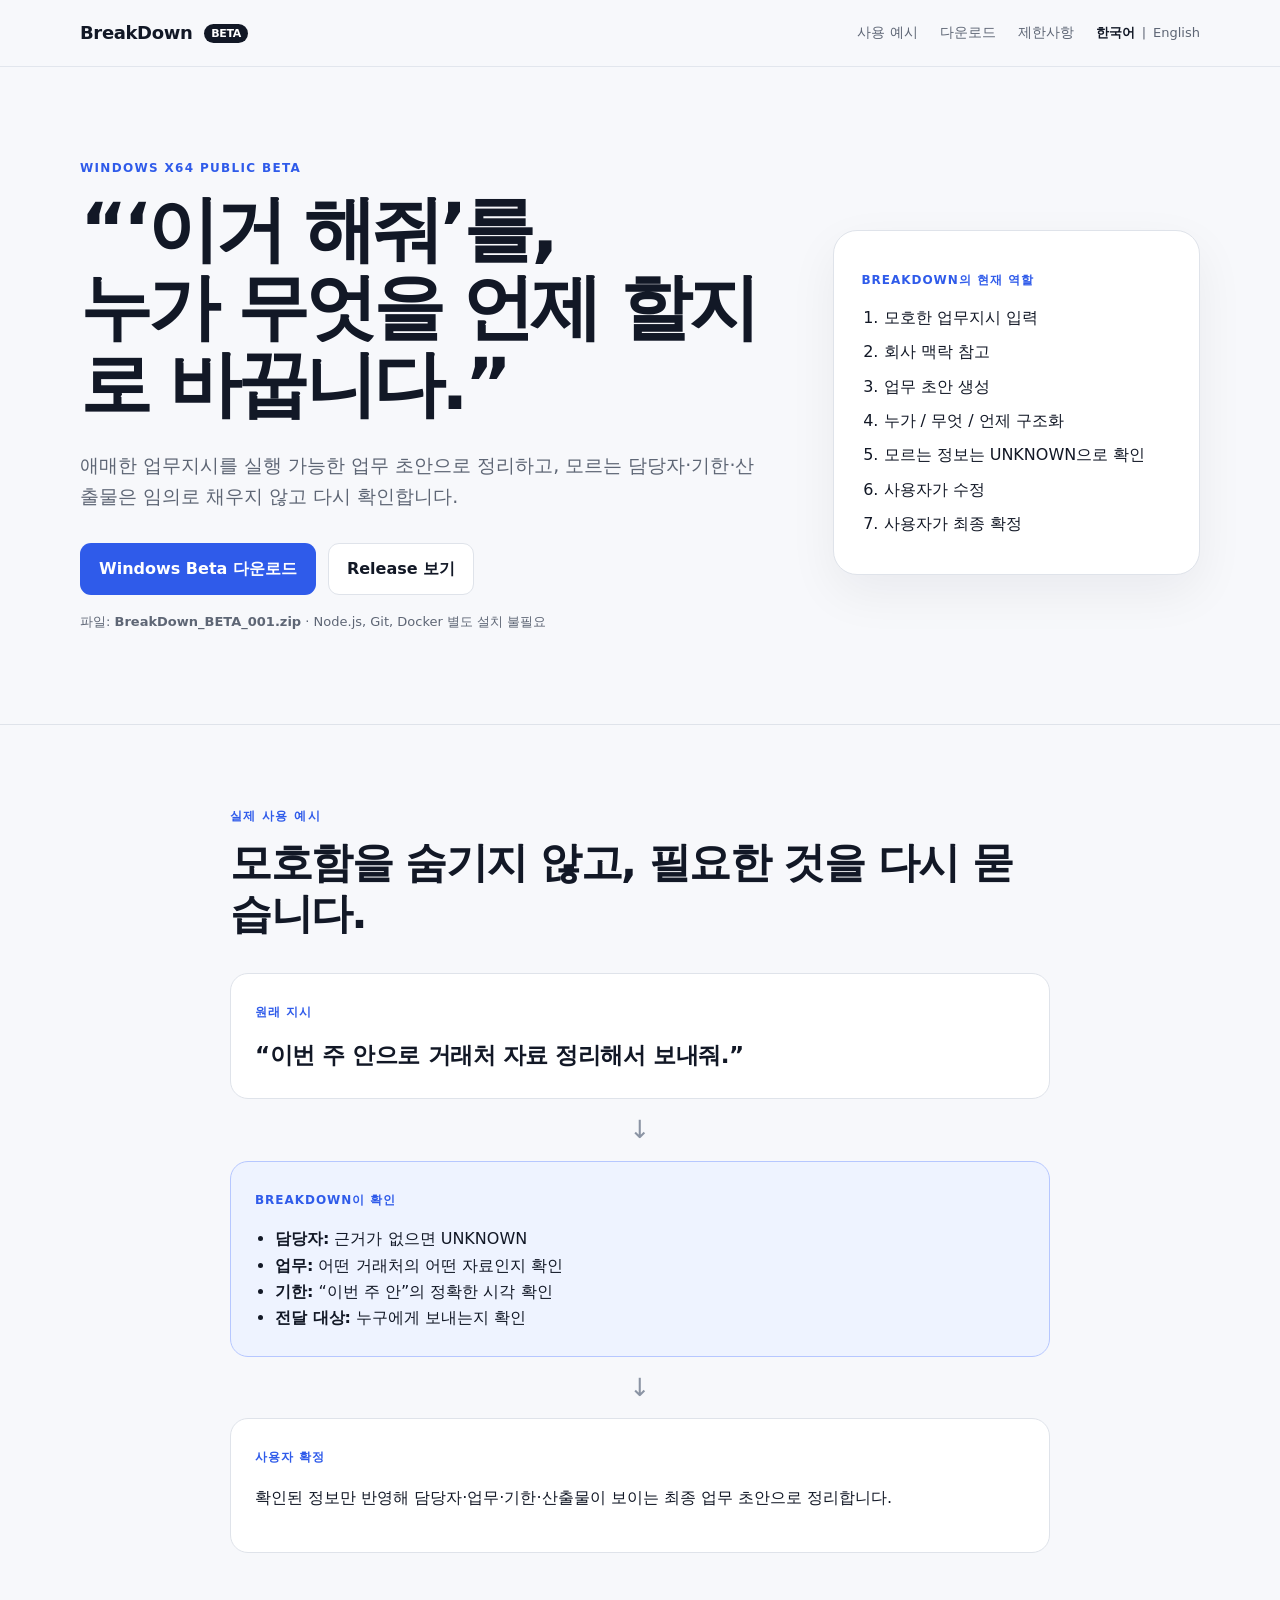
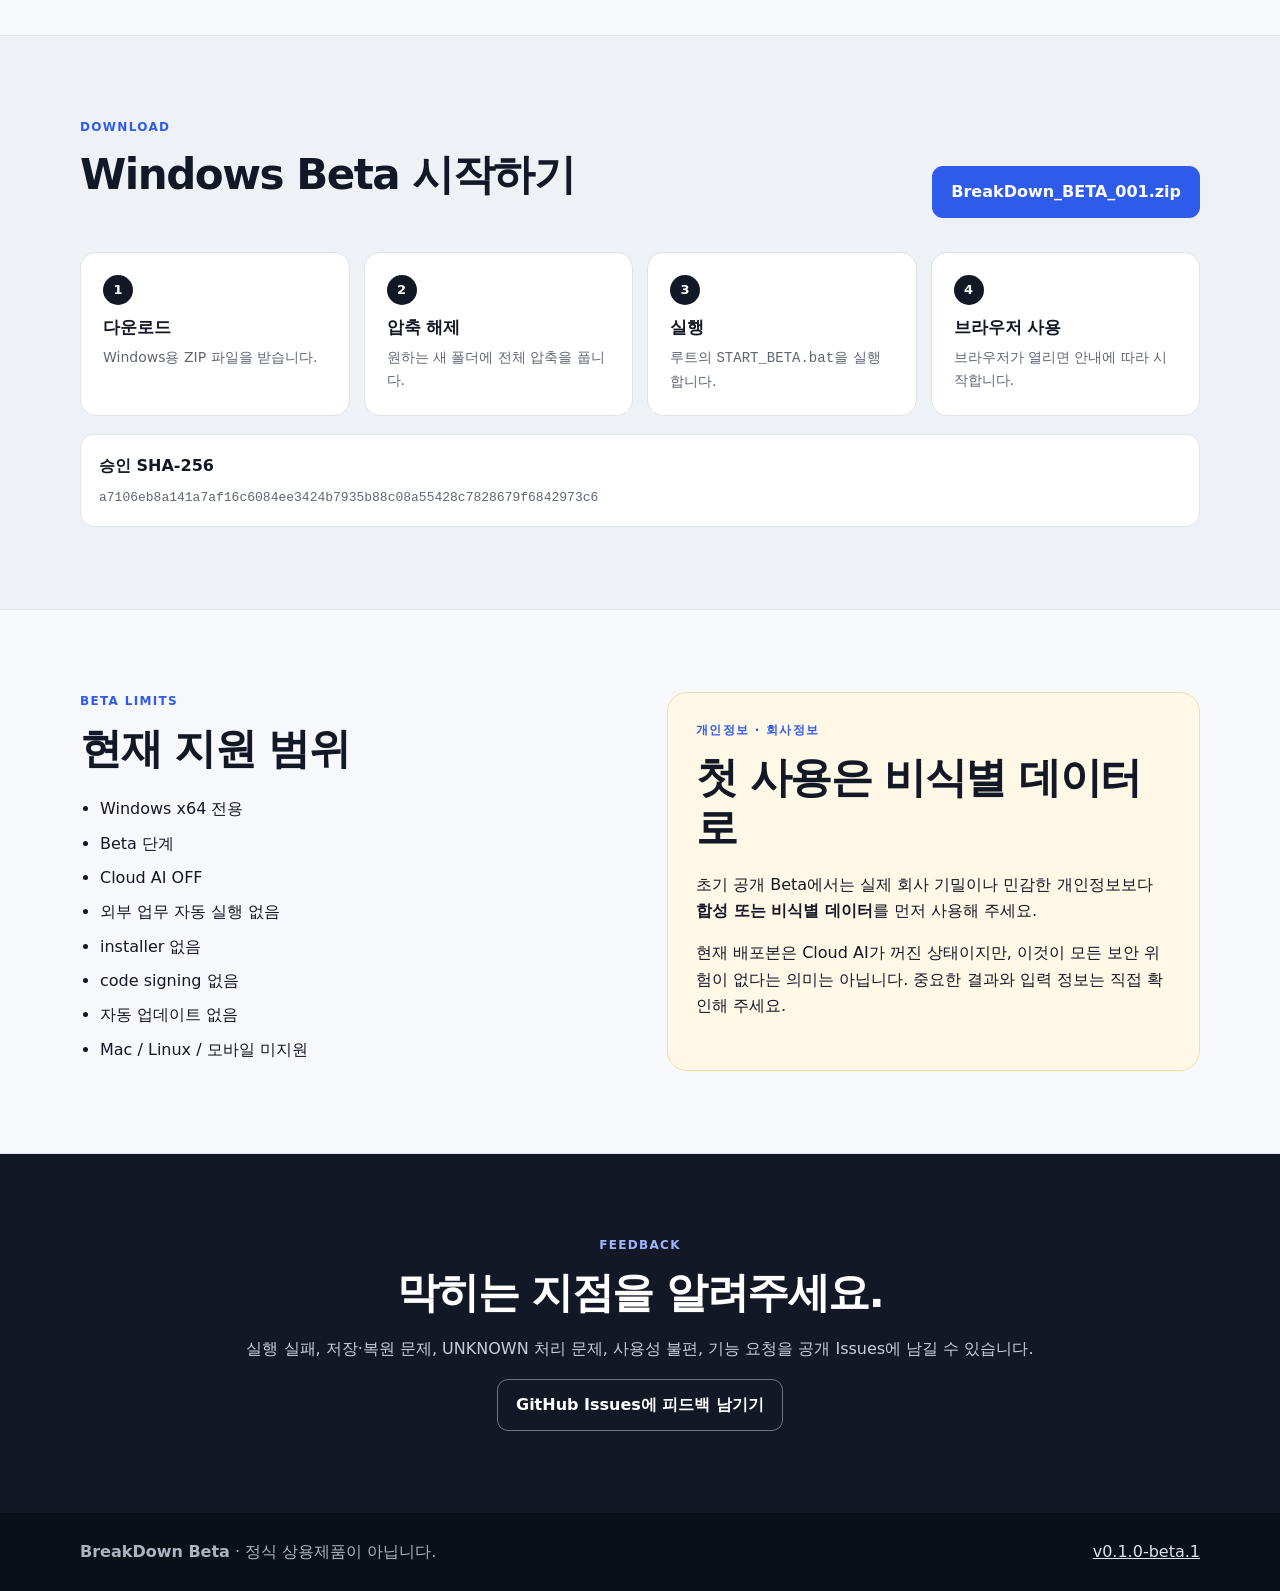
<file: index.html>
<!doctype html>
<html lang="ko">
<head>
  <meta charset="utf-8">
  <meta name="viewport" content="width=device-width, initial-scale=1">
  <title>BreakDown Beta — 모호한 업무지시를 실행 가능한 초안으로</title>
  <meta name="description" content="BreakDown은 '이거 해줘' 같은 모호한 업무지시를 누가, 무엇을, 언제 할지로 정리하고 모르는 정보는 다시 확인하는 Windows 로컬 베타입니다.">
  <meta property="og:title" content="BreakDown Beta">
  <meta property="og:description" content="'이거 해줘'를, 누가 무엇을 언제 할지로 바꿉니다. Windows x64 공개 베타.">
  <meta property="og:type" content="website">
  <link rel="canonical" href="https://zsefv945-commits.github.io/breakdown-beta-releases/">
  <link rel="alternate" hreflang="ko" href="https://zsefv945-commits.github.io/breakdown-beta-releases/">
  <link rel="alternate" hreflang="en" href="https://zsefv945-commits.github.io/breakdown-beta-releases/en/">
  <link rel="alternate" hreflang="x-default" href="https://zsefv945-commits.github.io/breakdown-beta-releases/">
  <link rel="stylesheet" href="./styles.css">
</head>
<body>
  <a class="skip-link" href="#main">본문으로 건너뛰기</a>

  <header class="site-header">
    <div class="wrap nav">
      <a class="brand" href="#top" aria-label="BreakDown 홈">BreakDown <span>BETA</span></a>
      <nav aria-label="주요 메뉴">
        <a href="#example">사용 예시</a>
        <a href="#download">다운로드</a>
        <a href="#limits">제한사항</a>
        <span class="language-switch"><strong aria-current="page">한국어</strong><span aria-hidden="true">|</span><a href="./en/" hreflang="en" lang="en">English</a></span>
      </nav>
      <span class="language-switch mobile-language"><strong aria-current="page">한국어</strong><span aria-hidden="true">|</span><a href="./en/" hreflang="en" lang="en">English</a></span>
    </div>
  </header>

  <main id="main">
    <section class="hero" id="top">
      <div class="wrap hero-grid">
        <div>
          <p class="eyebrow">Windows x64 Public Beta</p>
          <h1>“‘이거 해줘’를,<br>누가 무엇을 언제 할지로 바꿉니다.”</h1>
          <p class="lead">애매한 업무지시를 실행 가능한 업무 초안으로 정리하고, 모르는 담당자·기한·산출물은 임의로 채우지 않고 다시 확인합니다.</p>
          <div class="cta-row">
            <a class="button primary" href="https://github.com/zsefv945-commits/breakdown-beta-releases/releases/download/v0.1.0-beta.1/BreakDown_BETA_001.zip">Windows Beta 다운로드</a>
            <a class="button secondary" href="https://github.com/zsefv945-commits/breakdown-beta-releases/releases/tag/v0.1.0-beta.1">Release 보기</a>
          </div>
          <p class="micro">파일: <strong>BreakDown_BETA_001.zip</strong> · Node.js, Git, Docker 별도 설치 불필요</p>
        </div>

        <aside class="promise-card" aria-label="BreakDown이 하는 일">
          <p class="card-label">BreakDown의 현재 역할</p>
          <ol>
            <li>모호한 업무지시 입력</li>
            <li>회사 맥락 참고</li>
            <li>업무 초안 생성</li>
            <li>누가 / 무엇 / 언제 구조화</li>
            <li>모르는 정보는 UNKNOWN으로 확인</li>
            <li>사용자가 수정</li>
            <li>사용자가 최종 확정</li>
          </ol>
        </aside>
      </div>
    </section>

    <section class="section" id="example">
      <div class="wrap narrow">
        <p class="eyebrow">실제 사용 예시</p>
        <h2>모호함을 숨기지 않고, 필요한 것을 다시 묻습니다.</h2>
        <div class="example-flow">
          <div class="example-card">
            <span class="step">원래 지시</span>
            <blockquote>“이번 주 안으로 거래처 자료 정리해서 보내줘.”</blockquote>
          </div>
          <div class="arrow" aria-hidden="true">↓</div>
          <div class="example-card emphasis">
            <span class="step">BreakDown이 확인</span>
            <ul>
              <li><strong>담당자:</strong> 근거가 없으면 UNKNOWN</li>
              <li><strong>업무:</strong> 어떤 거래처의 어떤 자료인지 확인</li>
              <li><strong>기한:</strong> “이번 주 안”의 정확한 시각 확인</li>
              <li><strong>전달 대상:</strong> 누구에게 보내는지 확인</li>
            </ul>
          </div>
          <div class="arrow" aria-hidden="true">↓</div>
          <div class="example-card">
            <span class="step">사용자 확정</span>
            <p>확인된 정보만 반영해 담당자·업무·기한·산출물이 보이는 최종 업무 초안으로 정리합니다.</p>
          </div>
        </div>
      </div>
    </section>

    <section class="section muted" id="download">
      <div class="wrap">
        <div class="section-heading">
          <div>
            <p class="eyebrow">Download</p>
            <h2>Windows Beta 시작하기</h2>
          </div>
          <a class="button primary" href="https://github.com/zsefv945-commits/breakdown-beta-releases/releases/download/v0.1.0-beta.1/BreakDown_BETA_001.zip">BreakDown_BETA_001.zip</a>
        </div>

        <div class="steps">
          <article><span>1</span><h3>다운로드</h3><p>Windows용 ZIP 파일을 받습니다.</p></article>
          <article><span>2</span><h3>압축 해제</h3><p>원하는 새 폴더에 전체 압축을 풉니다.</p></article>
          <article><span>3</span><h3>실행</h3><p>루트의 <code>START_BETA.bat</code>을 실행합니다.</p></article>
          <article><span>4</span><h3>브라우저 사용</h3><p>브라우저가 열리면 안내에 따라 시작합니다.</p></article>
        </div>

        <div class="integrity">
          <strong>승인 SHA-256</strong>
          <code>a7106eb8a141a7af16c6084ee3424b7935b88c08a55428c7828679f6842973c6</code>
        </div>
      </div>
    </section>

    <section class="section" id="limits">
      <div class="wrap two-col">
        <div>
          <p class="eyebrow">Beta limits</p>
          <h2>현재 지원 범위</h2>
          <ul class="check-list">
            <li>Windows x64 전용</li>
            <li>Beta 단계</li>
            <li>Cloud AI OFF</li>
            <li>외부 업무 자동 실행 없음</li>
            <li>installer 없음</li>
            <li>code signing 없음</li>
            <li>자동 업데이트 없음</li>
            <li>Mac / Linux / 모바일 미지원</li>
          </ul>
        </div>

        <div class="notice">
          <p class="eyebrow">개인정보 · 회사정보</p>
          <h2>첫 사용은 비식별 데이터로</h2>
          <p>초기 공개 Beta에서는 실제 회사 기밀이나 민감한 개인정보보다 <strong>합성 또는 비식별 데이터</strong>를 먼저 사용해 주세요.</p>
          <p>현재 배포본은 Cloud AI가 꺼진 상태이지만, 이것이 모든 보안 위험이 없다는 의미는 아닙니다. 중요한 결과와 입력 정보는 직접 확인해 주세요.</p>
        </div>
      </div>
    </section>

    <section class="section feedback" id="feedback">
      <div class="wrap narrow center">
        <p class="eyebrow">Feedback</p>
        <h2>막히는 지점을 알려주세요.</h2>
        <p>실행 실패, 저장·복원 문제, UNKNOWN 처리 문제, 사용성 불편, 기능 요청을 공개 Issues에 남길 수 있습니다.</p>
        <a class="button secondary light" href="https://github.com/zsefv945-commits/breakdown-beta-releases/issues">GitHub Issues에 피드백 남기기</a>
      </div>
    </section>
  </main>

  <footer>
    <div class="wrap footer-row">
      <p><strong>BreakDown Beta</strong> · 정식 상용제품이 아닙니다.</p>
      <a href="https://github.com/zsefv945-commits/breakdown-beta-releases/releases/tag/v0.1.0-beta.1">v0.1.0-beta.1</a>
    </div>
  </footer>
</body>
</html>
</file>
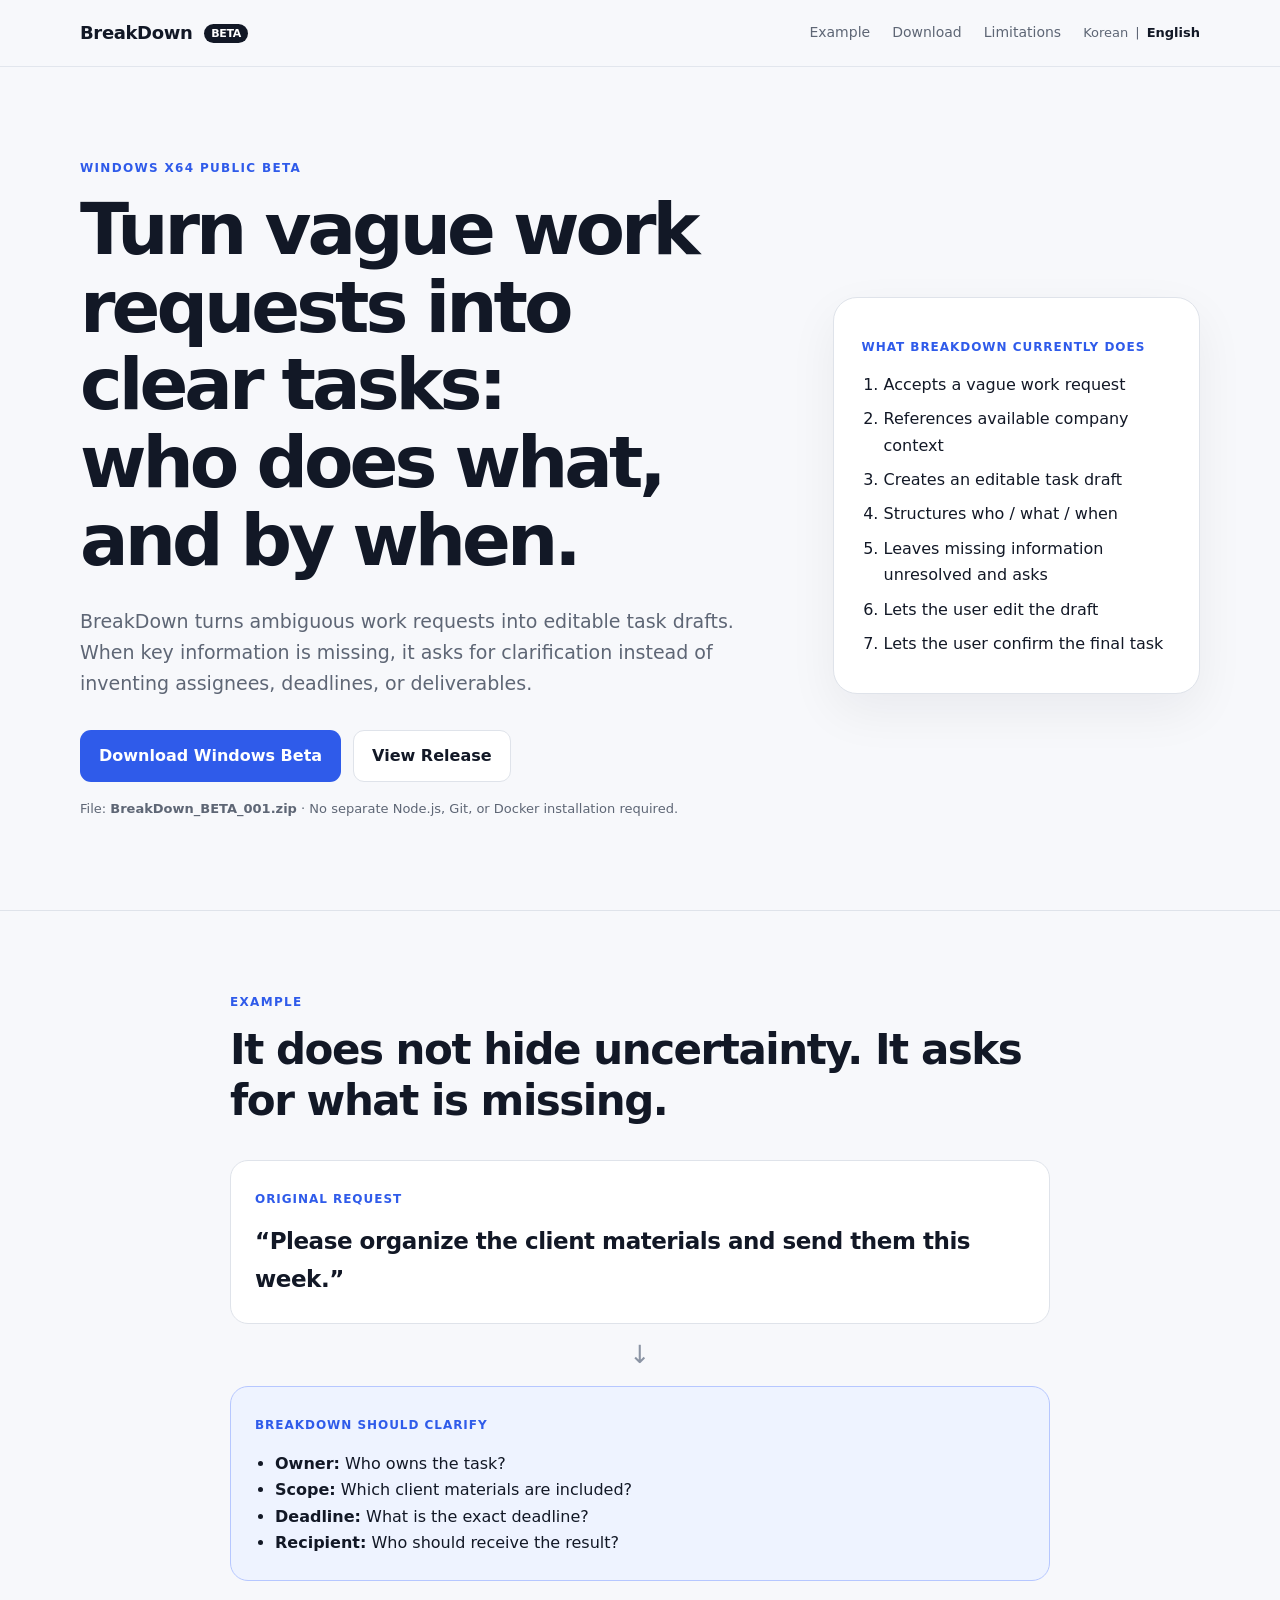
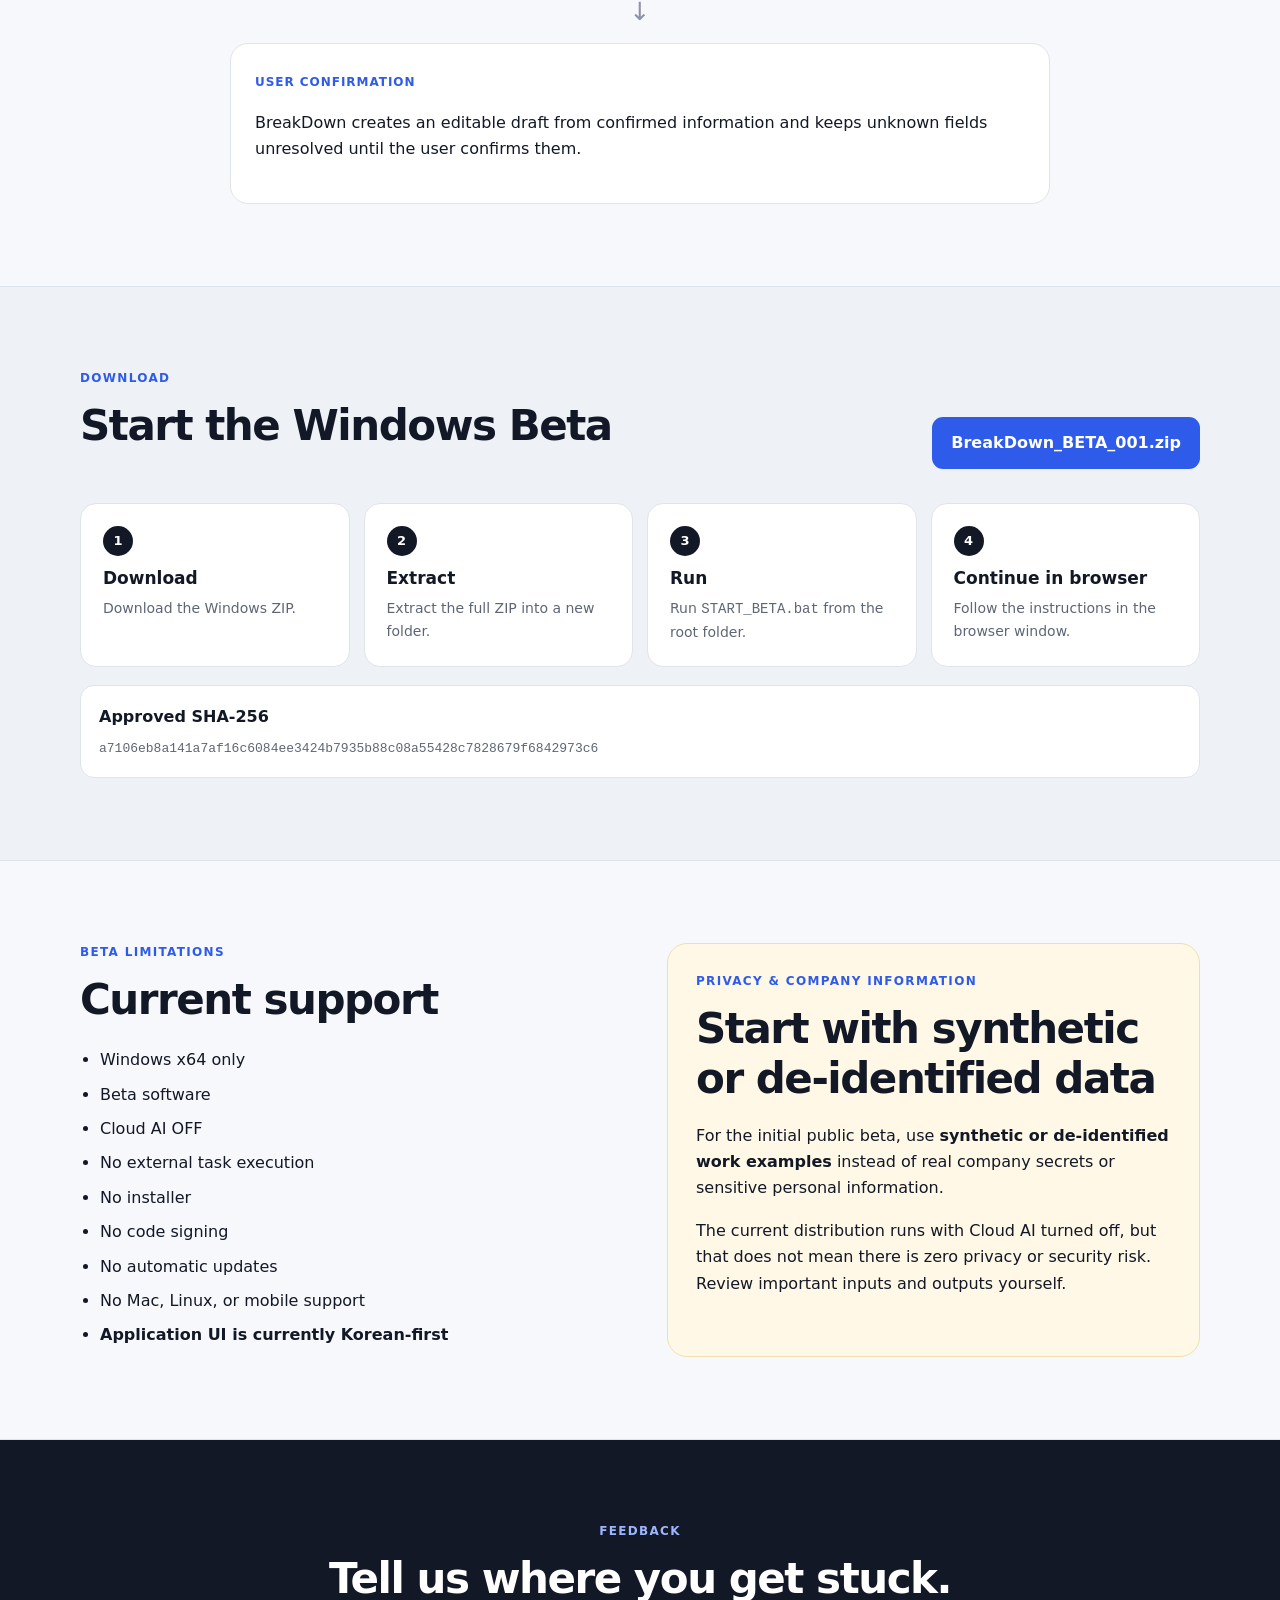
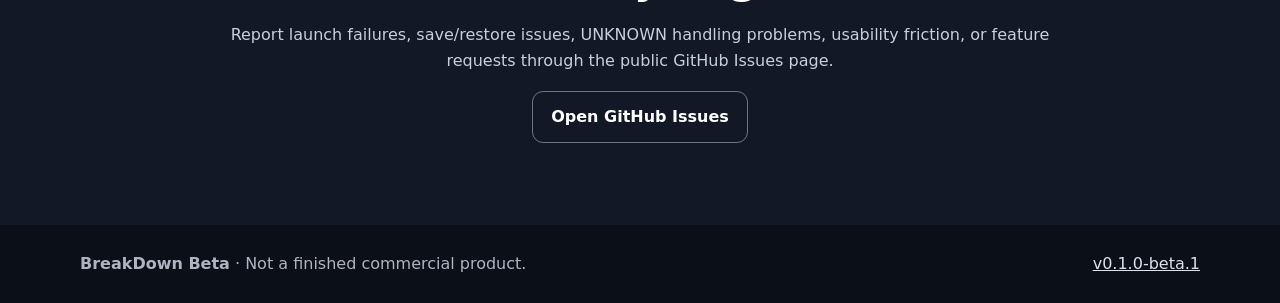
<file: en/index.html>
<!doctype html>
<html lang="en">
<head>
  <meta charset="utf-8">
  <meta name="viewport" content="width=device-width, initial-scale=1">
  <title>BreakDown Beta — Turn vague work requests into clear tasks</title>
  <meta name="description" content="BreakDown turns vague work requests into editable task drafts, clarifying who does what and by when without inventing missing assignees, deadlines, or deliverables.">
  <meta property="og:title" content="BreakDown Beta">
  <meta property="og:description" content="Turn vague work requests into clear tasks: who does what, and by when. Windows x64 public beta.">
  <meta property="og:type" content="website">
  <link rel="canonical" href="https://zsefv945-commits.github.io/breakdown-beta-releases/en/">
  <link rel="alternate" hreflang="ko" href="https://zsefv945-commits.github.io/breakdown-beta-releases/">
  <link rel="alternate" hreflang="en" href="https://zsefv945-commits.github.io/breakdown-beta-releases/en/">
  <link rel="alternate" hreflang="x-default" href="https://zsefv945-commits.github.io/breakdown-beta-releases/">
  <link rel="stylesheet" href="../styles.css">
</head>
<body>
  <a class="skip-link" href="#main">Skip to main content</a>

  <header class="site-header">
    <div class="wrap nav">
      <a class="brand" href="#top" aria-label="BreakDown home">BreakDown <span>BETA</span></a>
      <nav aria-label="Main navigation">
        <a href="#example">Example</a>
        <a href="#download">Download</a>
        <a href="#limits">Limitations</a>
        <span class="language-switch"><a href="../" hreflang="ko" lang="ko">Korean</a><span aria-hidden="true">|</span><strong aria-current="page">English</strong></span>
      </nav>
      <span class="language-switch mobile-language"><a href="../" hreflang="ko" lang="ko">Korean</a><span aria-hidden="true">|</span><strong aria-current="page">English</strong></span>
    </div>
  </header>

  <main id="main">
    <section class="hero" id="top">
      <div class="wrap hero-grid">
        <div>
          <p class="eyebrow">Windows x64 Public Beta</p>
          <h1>Turn vague work requests into clear tasks:<br>who does what, and by when.</h1>
          <p class="lead">BreakDown turns ambiguous work requests into editable task drafts. When key information is missing, it asks for clarification instead of inventing assignees, deadlines, or deliverables.</p>
          <div class="cta-row">
            <a class="button primary" href="https://github.com/zsefv945-commits/breakdown-beta-releases/releases/download/v0.1.0-beta.1/BreakDown_BETA_001.zip">Download Windows Beta</a>
            <a class="button secondary" href="https://github.com/zsefv945-commits/breakdown-beta-releases/releases/tag/v0.1.0-beta.1">View Release</a>
          </div>
          <p class="micro">File: <strong>BreakDown_BETA_001.zip</strong> · No separate Node.js, Git, or Docker installation required.</p>
        </div>

        <aside class="promise-card" aria-label="What BreakDown currently does">
          <p class="card-label">What BreakDown currently does</p>
          <ol>
            <li>Accepts a vague work request</li>
            <li>References available company context</li>
            <li>Creates an editable task draft</li>
            <li>Structures who / what / when</li>
            <li>Leaves missing information unresolved and asks</li>
            <li>Lets the user edit the draft</li>
            <li>Lets the user confirm the final task</li>
          </ol>
        </aside>
      </div>
    </section>

    <section class="section" id="example">
      <div class="wrap narrow">
        <p class="eyebrow">Example</p>
        <h2>It does not hide uncertainty. It asks for what is missing.</h2>
        <div class="example-flow">
          <div class="example-card">
            <span class="step">Original request</span>
            <blockquote>“Please organize the client materials and send them this week.”</blockquote>
          </div>
          <div class="arrow" aria-hidden="true">↓</div>
          <div class="example-card emphasis">
            <span class="step">BreakDown should clarify</span>
            <ul>
              <li><strong>Owner:</strong> Who owns the task?</li>
              <li><strong>Scope:</strong> Which client materials are included?</li>
              <li><strong>Deadline:</strong> What is the exact deadline?</li>
              <li><strong>Recipient:</strong> Who should receive the result?</li>
            </ul>
          </div>
          <div class="arrow" aria-hidden="true">↓</div>
          <div class="example-card">
            <span class="step">User confirmation</span>
            <p>BreakDown creates an editable draft from confirmed information and keeps unknown fields unresolved until the user confirms them.</p>
          </div>
        </div>
      </div>
    </section>

    <section class="section muted" id="download">
      <div class="wrap">
        <div class="section-heading">
          <div>
            <p class="eyebrow">Download</p>
            <h2>Start the Windows Beta</h2>
          </div>
          <a class="button primary" href="https://github.com/zsefv945-commits/breakdown-beta-releases/releases/download/v0.1.0-beta.1/BreakDown_BETA_001.zip">BreakDown_BETA_001.zip</a>
        </div>

        <div class="steps">
          <article><span>1</span><h3>Download</h3><p>Download the Windows ZIP.</p></article>
          <article><span>2</span><h3>Extract</h3><p>Extract the full ZIP into a new folder.</p></article>
          <article><span>3</span><h3>Run</h3><p>Run <code>START_BETA.bat</code> from the root folder.</p></article>
          <article><span>4</span><h3>Continue in browser</h3><p>Follow the instructions in the browser window.</p></article>
        </div>

        <div class="integrity">
          <strong>Approved SHA-256</strong>
          <code>a7106eb8a141a7af16c6084ee3424b7935b88c08a55428c7828679f6842973c6</code>
        </div>
      </div>
    </section>

    <section class="section" id="limits">
      <div class="wrap two-col">
        <div>
          <p class="eyebrow">Beta limitations</p>
          <h2>Current support</h2>
          <ul class="check-list">
            <li>Windows x64 only</li>
            <li>Beta software</li>
            <li>Cloud AI OFF</li>
            <li>No external task execution</li>
            <li>No installer</li>
            <li>No code signing</li>
            <li>No automatic updates</li>
            <li>No Mac, Linux, or mobile support</li>
            <li><strong>Application UI is currently Korean-first</strong></li>
          </ul>
        </div>

        <div class="notice">
          <p class="eyebrow">Privacy &amp; company information</p>
          <h2>Start with synthetic or de-identified data</h2>
          <p>For the initial public beta, use <strong>synthetic or de-identified work examples</strong> instead of real company secrets or sensitive personal information.</p>
          <p>The current distribution runs with Cloud AI turned off, but that does not mean there is zero privacy or security risk. Review important inputs and outputs yourself.</p>
        </div>
      </div>
    </section>

    <section class="section feedback" id="feedback">
      <div class="wrap narrow center">
        <p class="eyebrow">Feedback</p>
        <h2>Tell us where you get stuck.</h2>
        <p>Report launch failures, save/restore issues, UNKNOWN handling problems, usability friction, or feature requests through the public GitHub Issues page.</p>
        <a class="button secondary light" href="https://github.com/zsefv945-commits/breakdown-beta-releases/issues">Open GitHub Issues</a>
      </div>
    </section>
  </main>

  <footer>
    <div class="wrap footer-row">
      <p><strong>BreakDown Beta</strong> · Not a finished commercial product.</p>
      <a href="https://github.com/zsefv945-commits/breakdown-beta-releases/releases/tag/v0.1.0-beta.1">v0.1.0-beta.1</a>
    </div>
  </footer>
</body>
</html>
</file>
<file: styles.css>
:root{
  --bg:#f7f8fb;
  --surface:#ffffff;
  --ink:#121826;
  --muted:#5e6675;
  --line:#dfe3ea;
  --accent:#2f5bea;
  --accent-dark:#2144ba;
  --soft:#eef3ff;
  --warning:#fff8e6;
  --max:1120px;
}
*{box-sizing:border-box}
html{scroll-behavior:smooth}
body{margin:0;background:var(--bg);color:var(--ink);font-family:Inter,ui-sans-serif,system-ui,-apple-system,BlinkMacSystemFont,"Segoe UI","Noto Sans KR",sans-serif;line-height:1.65}
a{color:inherit}
.wrap{width:min(calc(100% - 40px),var(--max));margin:0 auto}
.narrow{max-width:820px}
.skip-link{position:absolute;left:-9999px;top:8px;background:#000;color:#fff;padding:10px 14px;z-index:99}
.skip-link:focus{left:8px}
.site-header{position:sticky;top:0;z-index:20;background:rgba(247,248,251,.93);backdrop-filter:blur(10px);border-bottom:1px solid rgba(223,227,234,.85)}
.nav{height:66px;display:flex;align-items:center;justify-content:space-between;gap:24px}
.brand{font-weight:800;text-decoration:none;font-size:18px;letter-spacing:-.02em}
.brand span{font-size:11px;background:var(--ink);color:#fff;border-radius:999px;padding:3px 7px;margin-left:6px;vertical-align:2px}
nav{display:flex;gap:22px}
nav a{font-size:14px;text-decoration:none;color:var(--muted)}
nav a:hover,nav a:focus{color:var(--ink)}
.language-switch{display:inline-flex;align-items:center;gap:7px;font-size:13px;color:var(--muted);white-space:nowrap}
.language-switch strong{color:var(--ink);font-weight:800}
.language-switch a{font-size:13px}
.mobile-language{display:none}
.hero{padding:92px 0 78px}
.hero-grid{display:grid;grid-template-columns:minmax(0,1.3fr) minmax(300px,.7fr);gap:70px;align-items:center}
.eyebrow{text-transform:uppercase;letter-spacing:.11em;font-size:12px;font-weight:800;color:var(--accent);margin:0 0 12px}
h1{font-size:clamp(42px,6vw,72px);line-height:1.08;letter-spacing:-.055em;margin:0 0 26px;max-width:800px}
h2{font-size:clamp(28px,4vw,42px);line-height:1.2;letter-spacing:-.035em;margin:0 0 18px}
h3{font-size:17px;margin:8px 0 5px}
.lead{font-size:19px;color:var(--muted);max-width:720px;margin:0 0 30px}
.cta-row{display:flex;flex-wrap:wrap;gap:12px}
.button{display:inline-flex;align-items:center;justify-content:center;min-height:48px;padding:12px 18px;border-radius:11px;font-weight:800;text-decoration:none;border:1px solid transparent;transition:.15s ease}
.button.primary{background:var(--accent);color:#fff}
.button.primary:hover,.button.primary:focus{background:var(--accent-dark)}
.button.secondary{background:var(--surface);border-color:var(--line)}
.button.secondary:hover,.button.secondary:focus{border-color:#aab2bf}
.button.light{background:transparent;color:#fff;border-color:rgba(255,255,255,.4)}
.button.light:hover,.button.light:focus{border-color:#fff}
.micro{font-size:13px;color:var(--muted);margin-top:16px}
.promise-card{background:var(--surface);border:1px solid var(--line);border-radius:24px;padding:28px;box-shadow:0 18px 50px rgba(18,24,38,.06)}
.card-label,.step{font-size:12px;font-weight:800;letter-spacing:.08em;text-transform:uppercase;color:var(--accent)}
.promise-card ol{margin:14px 0 0;padding-left:22px}
.promise-card li{margin:8px 0}
.section{padding:82px 0;border-top:1px solid var(--line)}
.section.muted{background:#eef1f6}
.example-flow{margin-top:34px}
.example-card{background:var(--surface);border:1px solid var(--line);border-radius:18px;padding:24px}
.example-card.emphasis{border-color:#b6c7ff;background:var(--soft)}
blockquote{font-size:23px;font-weight:700;margin:12px 0 0;letter-spacing:-.02em}
.example-card ul{margin:14px 0 0;padding-left:20px}
.arrow{text-align:center;color:#8b94a4;font-size:25px;padding:10px}
.section-heading{display:flex;align-items:end;justify-content:space-between;gap:30px;margin-bottom:34px}
.steps{display:grid;grid-template-columns:repeat(4,1fr);gap:14px}
.steps article{background:var(--surface);border:1px solid var(--line);border-radius:16px;padding:22px}
.steps article>span{display:inline-grid;place-items:center;width:30px;height:30px;border-radius:50%;background:var(--ink);color:#fff;font-size:13px;font-weight:800}
.steps p{margin:0;color:var(--muted);font-size:14px}
.integrity{margin-top:18px;background:var(--surface);border:1px solid var(--line);border-radius:14px;padding:18px;display:grid;gap:7px}
.integrity code{overflow-wrap:anywhere;font-size:13px;color:var(--muted)}
.two-col{display:grid;grid-template-columns:1fr 1fr;gap:54px}
.check-list{padding-left:20px;margin:22px 0 0}
.check-list li{margin:8px 0}
.notice{background:var(--warning);border:1px solid #f0dfae;border-radius:20px;padding:28px}
.notice p:last-child{margin-bottom:0}
.feedback{background:var(--ink);color:#fff}
.feedback .eyebrow{color:#9db4ff}
.feedback p{color:#c9cfda}
.center{text-align:center}
footer{background:#0b0f18;color:#aeb5c1;padding:26px 0}
.footer-row{display:flex;justify-content:space-between;gap:20px;align-items:center}
.footer-row p{margin:0}
.footer-row a{color:#dce2ee}

@media (max-width:800px){
  .wrap{width:min(calc(100% - 28px),var(--max))}
  nav{display:none}
  .mobile-language{display:inline-flex}
  .hero{padding:64px 0 56px}
  .hero-grid,.two-col{grid-template-columns:1fr;gap:32px}
  .promise-card{padding:22px}
  .section{padding:62px 0}
  .section-heading{align-items:stretch;flex-direction:column}
  .section-heading .button{width:100%}
  .steps{grid-template-columns:1fr 1fr}
}
@media (max-width:520px){
  h1{font-size:39px}
  .lead{font-size:17px}
  .cta-row{display:grid}
  .button{width:100%}
  .steps{grid-template-columns:1fr}
  .footer-row{align-items:flex-start;flex-direction:column}
  blockquote{font-size:20px}
}
</file>
